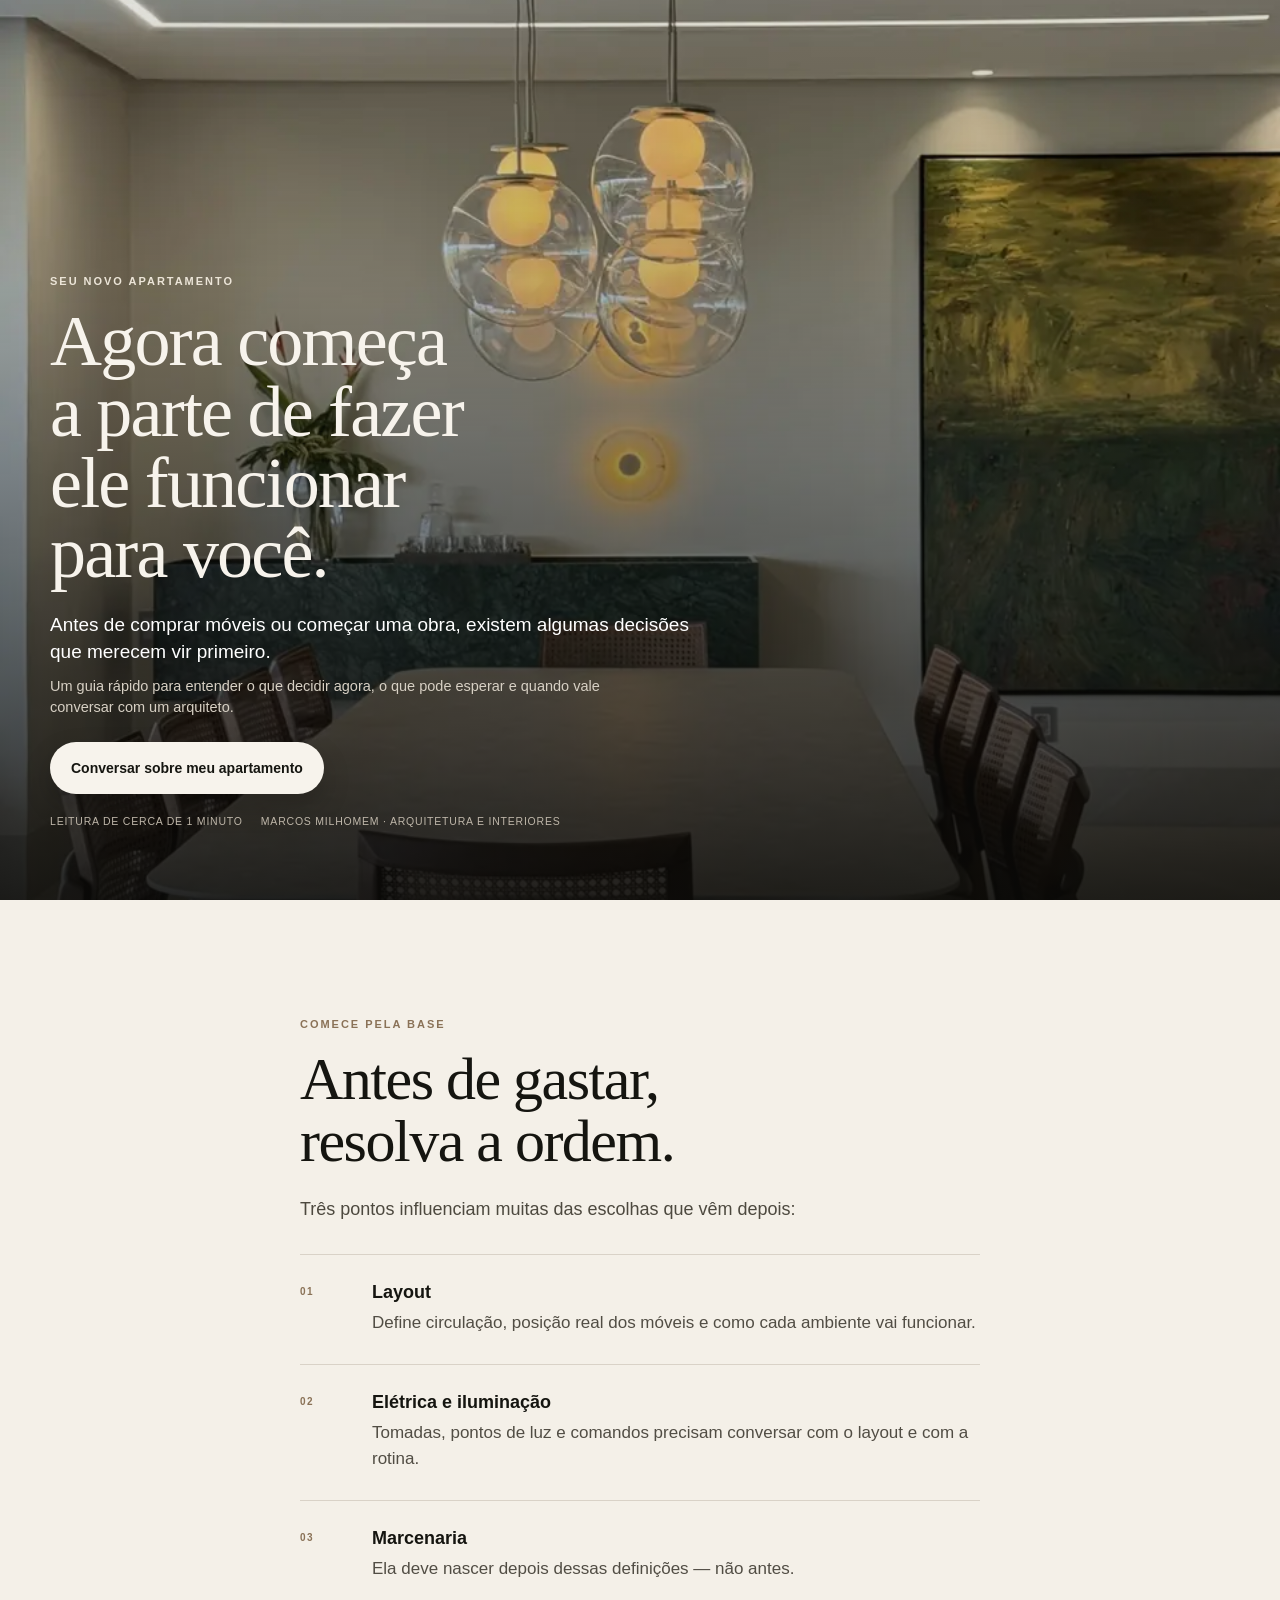
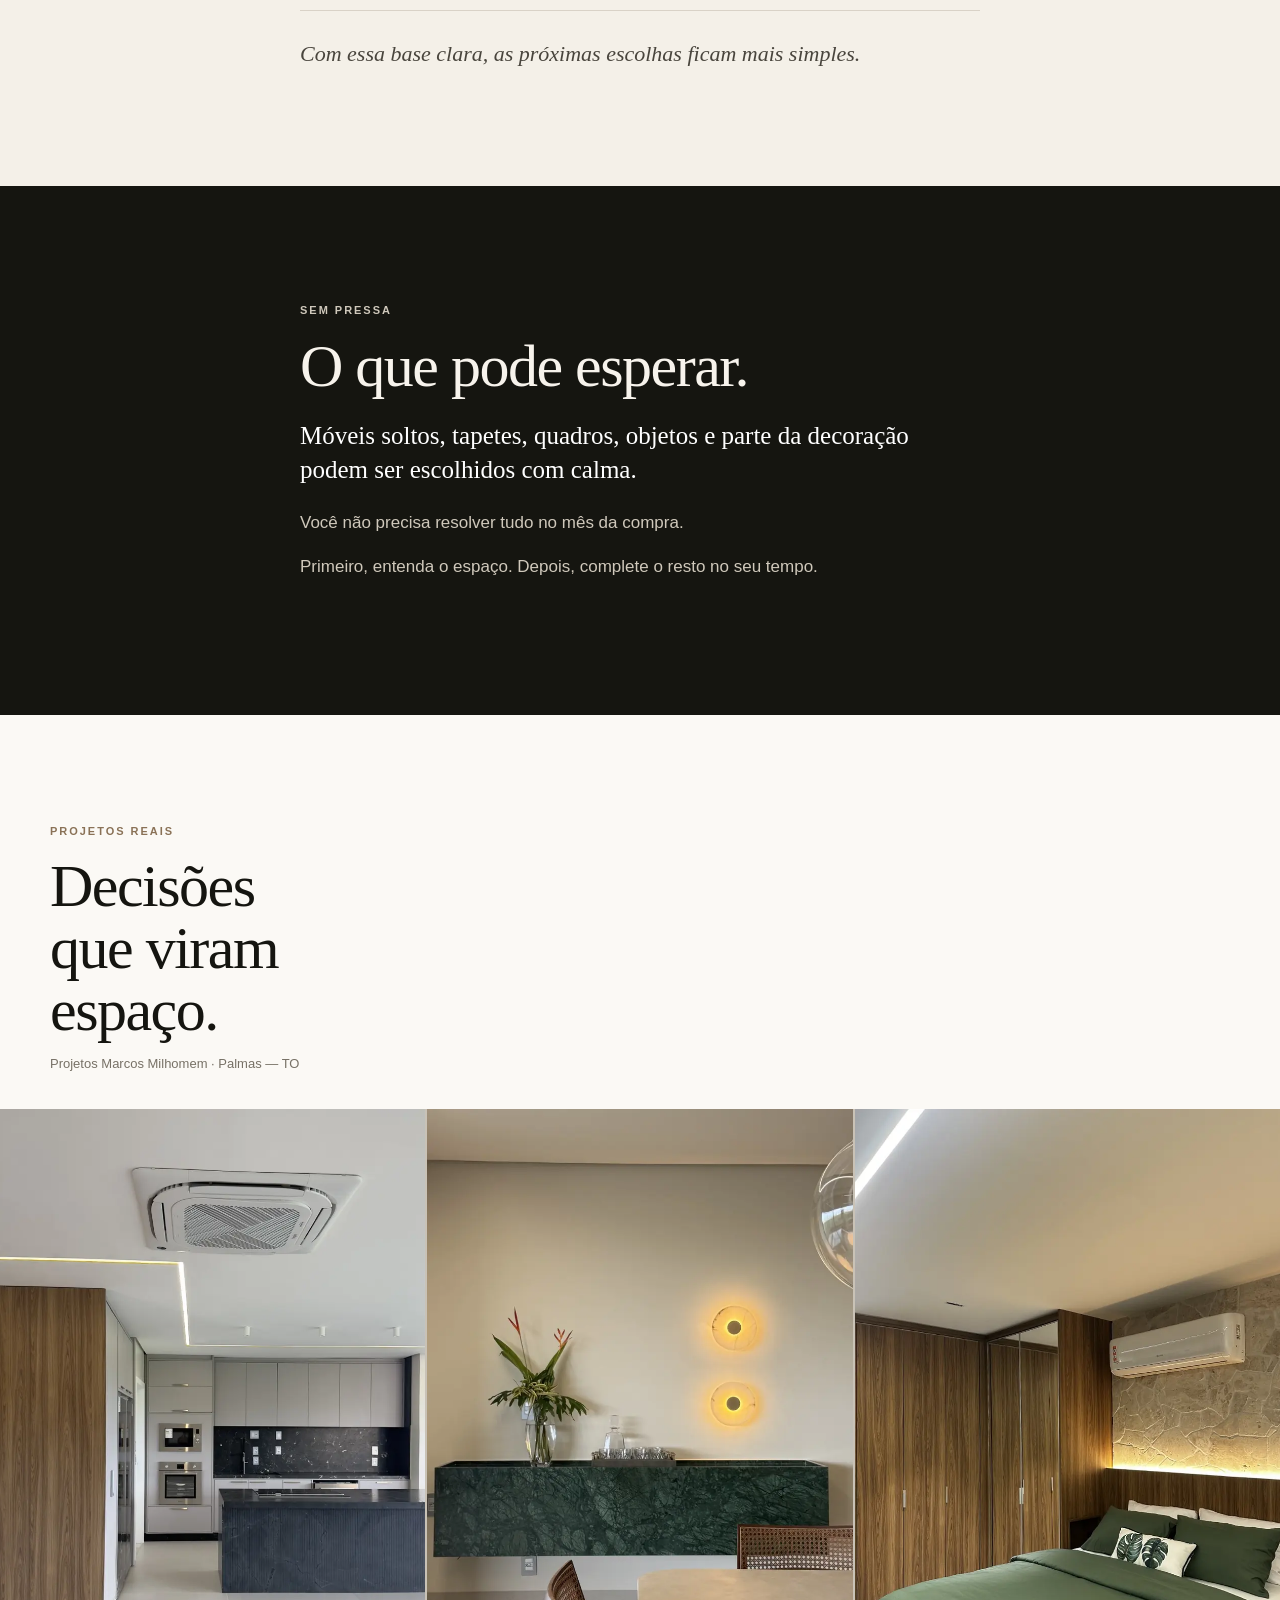
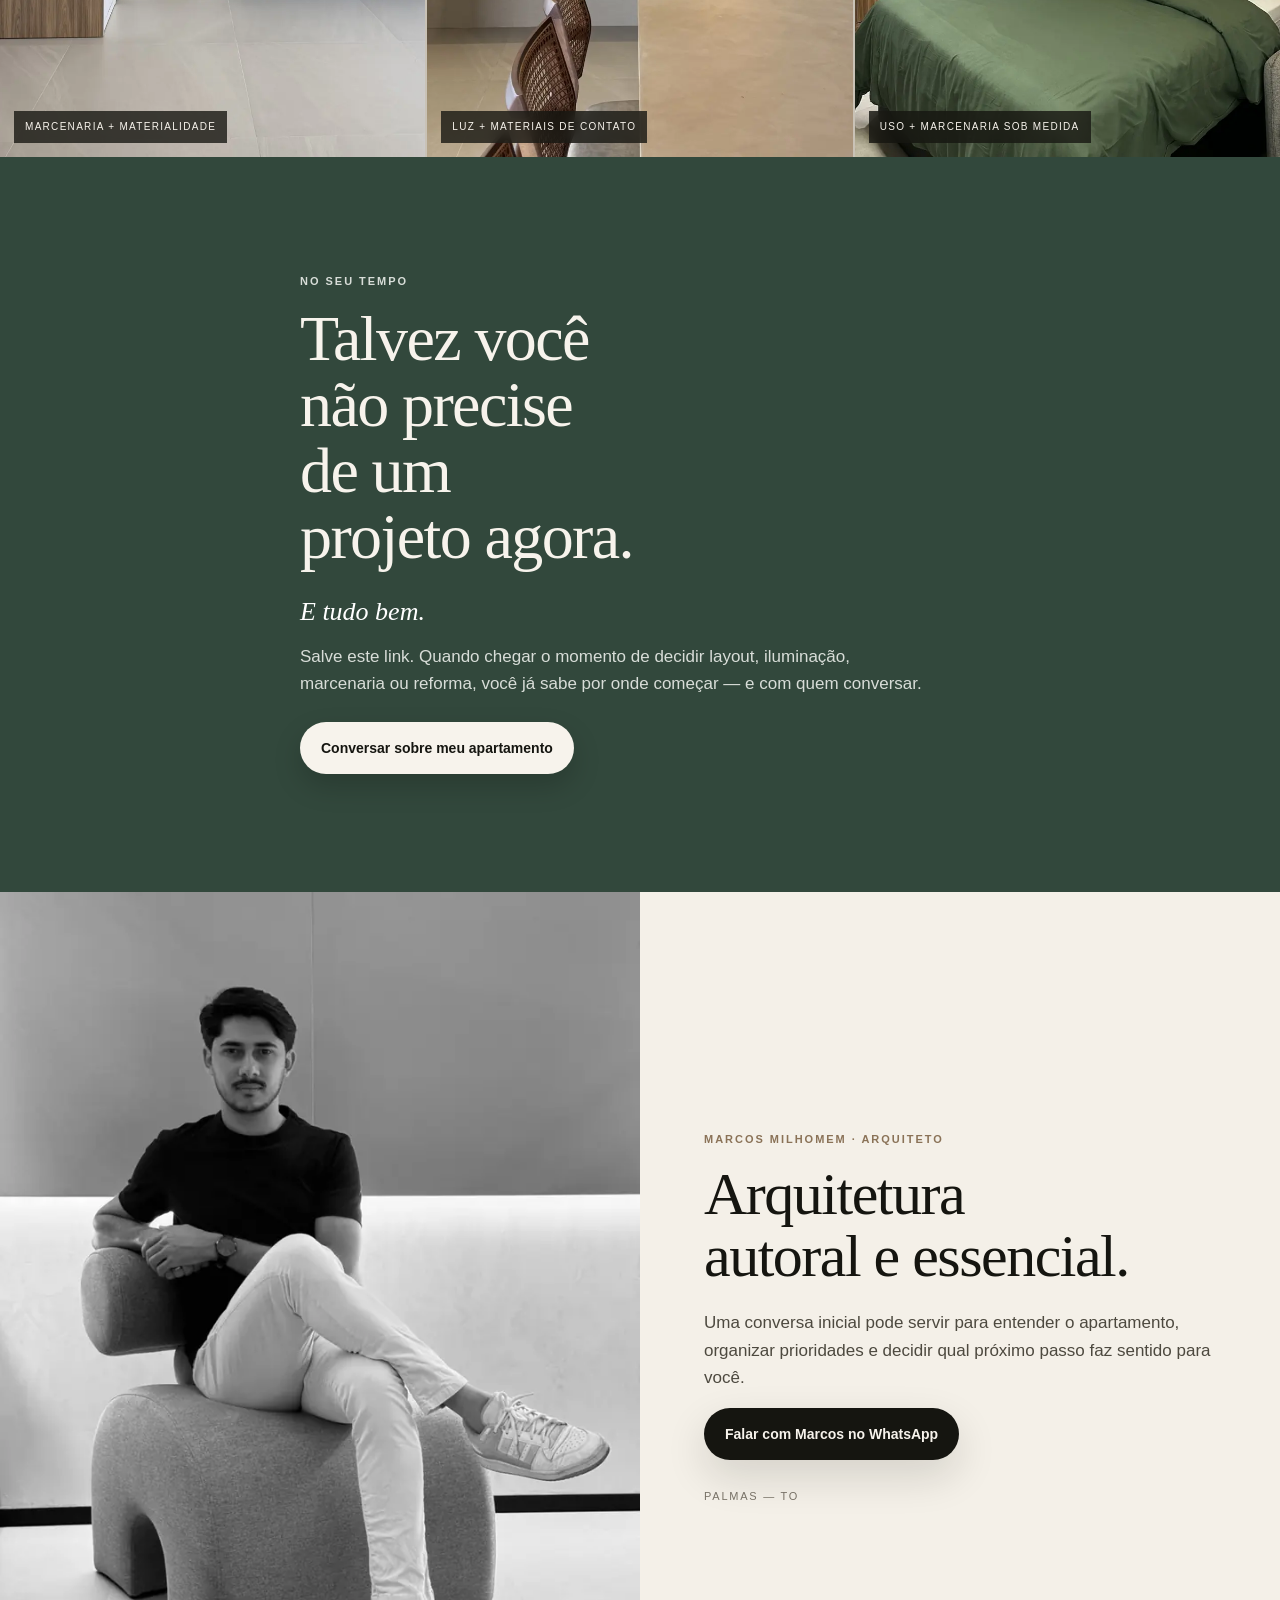
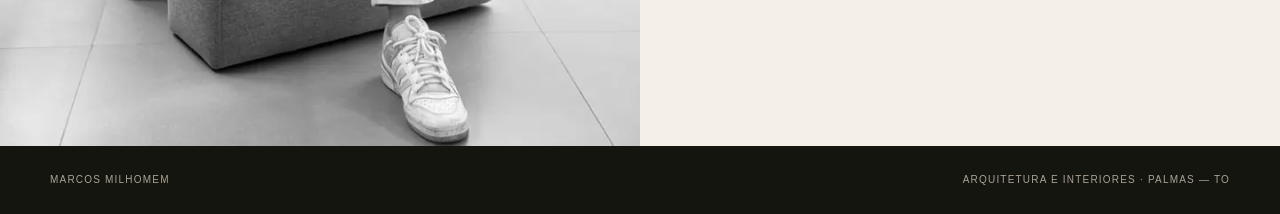
<file: cliente/index.html>
<!DOCTYPE html>
<html lang="pt-BR">
<head>
  <meta charset="UTF-8">
  <meta name="viewport" content="width=device-width, initial-scale=1, viewport-fit=cover">
  <title>Seu novo apartamento — Marcos Milhomem</title>
  <meta name="description" content="Um guia rápido para entender o que decidir agora, o que pode esperar e quando vale conversar com um arquiteto.">
  <meta name="theme-color" content="#151510">
  <meta name="robots" content="noindex,nofollow">
  <meta property="og:type" content="website">
  <meta property="og:title" content="Seu novo apartamento">
  <meta property="og:description" content="O que decidir agora, o que pode esperar e por onde começar.">
  <meta property="og:image" content="https://guibispo97.github.io/Marcos-Milhomem/SAVE_20260813_092749.jpg">
  <link rel="stylesheet" href="./styles.css">
</head>
<body>
  <a class="skip-link" href="#conteudo">Ir para o conteúdo</a>
  <div class="referral" id="referral" hidden>
    Material enviado por <strong id="referralName"></strong>
  </div>

  <header class="hero" id="topo">
    <img class="hero__media" data-asset="hero" alt="Sala de jantar de projeto residencial de Marcos Milhomem, com iluminação pendente e composição contemporânea.">
    <div class="hero__shade" aria-hidden="true"></div>
    <div class="hero__content shell">
      <p class="eyebrow eyebrow--light">Seu novo apartamento</p>
      <h1>Agora começa a parte de fazer ele funcionar para você.</h1>
      <p class="hero__lead">Antes de comprar móveis ou começar uma obra, existem algumas decisões que merecem vir primeiro.</p>
      <p class="hero__support">Um guia rápido para entender o que decidir agora, o que pode esperar e quando vale conversar com um arquiteto.</p>
      <a class="button button--light js-whatsapp" href="#contato">Conversar sobre meu apartamento</a>
      <div class="hero__meta">
        <span>Leitura de cerca de 1 minuto</span>
        <span>Marcos Milhomem · Arquitetura e Interiores</span>
      </div>
    </div>
  </header>

  <main id="conteudo">
    <section class="section section--paper priorities" aria-labelledby="prioridades-title">
      <div class="shell shell--text reveal">
        <p class="eyebrow">Comece pela base</p>
        <h2 id="prioridades-title">Antes de gastar, resolva a ordem.</h2>
        <p class="intro">Três pontos influenciam muitas das escolhas que vêm depois:</p>
        <ol class="priority-list">
          <li>
            <span class="priority-list__num" aria-hidden="true">01</span>
            <div><h3>Layout</h3><p>Define circulação, posição real dos móveis e como cada ambiente vai funcionar.</p></div>
          </li>
          <li>
            <span class="priority-list__num" aria-hidden="true">02</span>
            <div><h3>Elétrica e iluminação</h3><p>Tomadas, pontos de luz e comandos precisam conversar com o layout e com a rotina.</p></div>
          </li>
          <li>
            <span class="priority-list__num" aria-hidden="true">03</span>
            <div><h3>Marcenaria</h3><p>Ela deve nascer depois dessas definições — não antes.</p></div>
          </li>
        </ol>
        <p class="closing-line">Com essa base clara, as próximas escolhas ficam mais simples.</p>
      </div>
    </section>

    <section class="section section--ink wait" aria-labelledby="wait-title">
      <div class="shell shell--text reveal">
        <p class="eyebrow eyebrow--muted">Sem pressa</p>
        <h2 id="wait-title">O que pode esperar.</h2>
        <p class="wait__big">Móveis soltos, tapetes, quadros, objetos e parte da decoração podem ser escolhidos com calma.</p>
        <p>Você não precisa resolver tudo no mês da compra.</p>
        <p>Primeiro, entenda o espaço. Depois, complete o resto no seu tempo.</p>
      </div>
    </section>

    <section class="portfolio" aria-labelledby="portfolio-title">
      <div class="shell portfolio__heading reveal">
        <p class="eyebrow">Projetos reais</p>
        <h2 id="portfolio-title">Decisões que viram espaço.</h2>
        <p>Projetos Marcos Milhomem · Palmas — TO</p>
      </div>
      <div class="portfolio__grid">
        <figure class="reveal">
          <img data-asset="kitchen" alt="Cozinha de projeto residencial com marcenaria clara, madeira e ilha em pedra escura." decoding="async">
          <figcaption>Marcenaria + materialidade</figcaption>
        </figure>
        <figure class="reveal">
          <img data-asset="detail" alt="Sala de jantar de projeto residencial com aparador em pedra verde e arandelas de luz quente." decoding="async">
          <figcaption>Luz + materiais de contato</figcaption>
        </figure>
        <figure class="reveal">
          <img data-asset="bedroom" alt="Dormitório de projeto residencial com marcenaria em madeira, iluminação indireta e roupa de cama verde." decoding="async">
          <figcaption>Uso + marcenaria sob medida</figcaption>
        </figure>
      </div>
    </section>

    <section class="section retention" aria-labelledby="retention-title">
      <div class="shell shell--text reveal">
        <p class="eyebrow eyebrow--light">No seu tempo</p>
        <h2 id="retention-title">Talvez você não precise de um projeto agora.</h2>
        <p class="retention__small">E tudo bem.</p>
        <p>Salve este link. Quando chegar o momento de decidir layout, iluminação, marcenaria ou reforma, você já sabe por onde começar — e com quem conversar.</p>
        <a class="button button--light js-whatsapp" href="#contato">Conversar sobre meu apartamento</a>
      </div>
    </section>

    <section class="profile" id="contato" aria-labelledby="profile-title">
      <div class="profile__media reveal">
        <img data-asset="portrait" alt="Retrato em preto e branco de Marcos Milhomem sentado em uma poltrona." decoding="async">
      </div>
      <div class="profile__copy reveal">
        <p class="eyebrow">Marcos Milhomem · Arquiteto</p>
        <h2 id="profile-title">Arquitetura autoral e essencial.</h2>
        <p>Uma conversa inicial pode servir para entender o apartamento, organizar prioridades e decidir qual próximo passo faz sentido para você.</p>
        <a class="button button--dark js-whatsapp" href="#">Falar com Marcos no WhatsApp</a>
        <p class="profile__place">Palmas — TO</p>
      </div>
    </section>
  </main>

  <footer class="footer">
    <div class="shell footer__inner">
      <span>Marcos Milhomem</span>
      <span>Arquitetura e Interiores · Palmas — TO</span>
    </div>
  </footer>

  <a class="floating-cta js-whatsapp" id="floatingCta" href="#" aria-label="Falar com Marcos no WhatsApp">
    <svg viewBox="0 0 24 24" aria-hidden="true"><path d="M17.47 14.38c-.3-.15-1.76-.87-2.03-.97-.27-.1-.47-.15-.67.15-.2.3-.77.97-.94 1.17-.17.2-.35.22-.65.07-.3-.15-1.26-.46-2.4-1.48-.89-.79-1.49-1.77-1.66-2.07-.17-.3-.02-.46.13-.61.14-.13.3-.35.45-.52.15-.17.2-.3.3-.5.1-.2.05-.37-.02-.52-.08-.15-.67-1.61-.92-2.2-.24-.58-.49-.5-.67-.51h-.57c-.2 0-.52.07-.79.37s-1.04 1.02-1.04 2.48 1.07 2.88 1.22 3.08c.15.2 2.1 3.2 5.08 4.49.71.3 1.26.49 1.69.63.71.22 1.36.19 1.87.12.57-.09 1.76-.72 2-1.41.25-.7.25-1.29.17-1.41-.07-.13-.27-.2-.57-.35M12 2a10 10 0 00-8.6 15.1L2 22l5.05-1.32A10 10 0 1012 2m0 1.67a8.3 8.3 0 016.86 12.98l-.35.5.6 2.18-2.24-.59-.48.29A8.33 8.33 0 1112 3.67"/></svg>
    <span>Falar com Marcos</span>
  </a>

  <script src="./assets.js"></script>
  <script src="./script.js"></script>
</body>
</html>
</file>
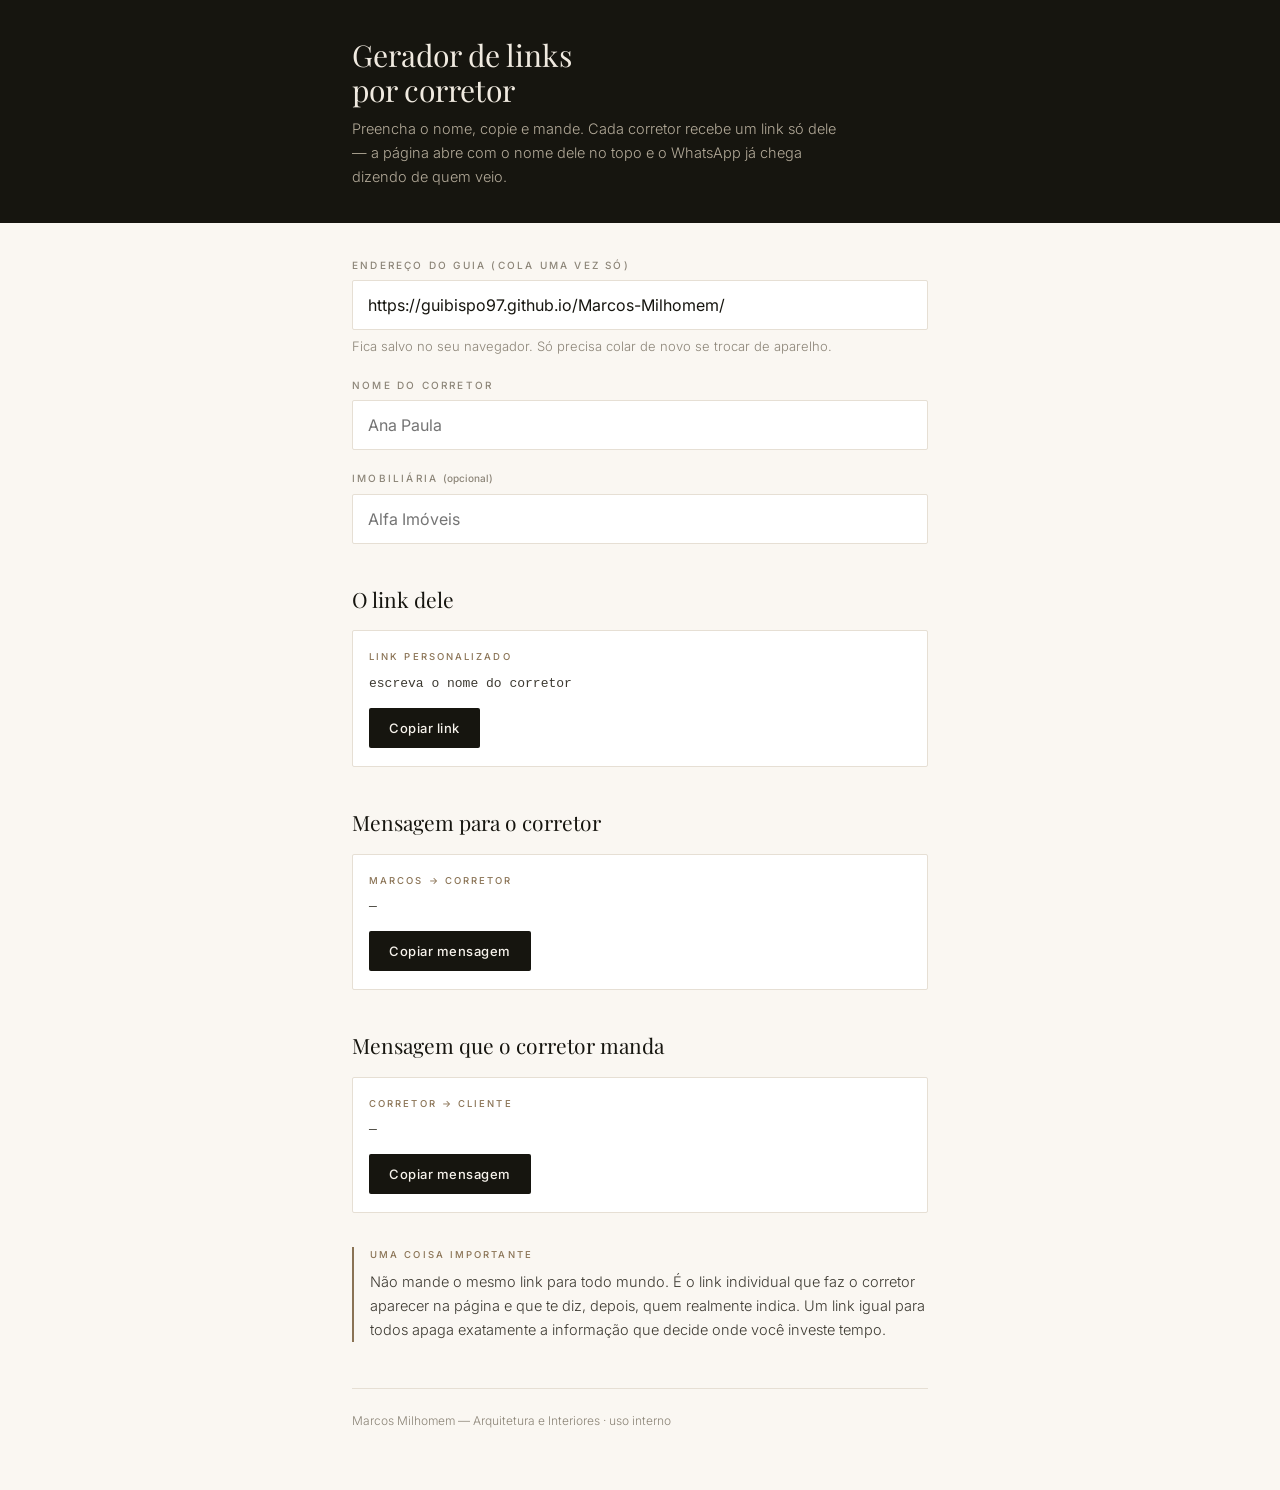
<file: gerador.html>
<!DOCTYPE html>
<html lang="pt-BR">
<head>
<meta charset="UTF-8">
<meta name="viewport" content="width=device-width,initial-scale=1,viewport-fit=cover">
<title>Gerador de links por corretor — Marcos Milhomem</title>
<meta name="robots" content="noindex">
<link rel="preconnect" href="https://fonts.googleapis.com">
<link rel="preconnect" href="https://fonts.gstatic.com" crossorigin>
<link href="https://fonts.googleapis.com/css2?family=Playfair+Display:wght@400;500&family=Inter:wght@300;400;500&display=swap" rel="stylesheet">
<style>
:root{--areia:#FAF7F2;--papel:#fff;--tinta:#16150F;--grafite:#3D3A32;--suave:#8C8578;--linha:#E6DFD4;--terra:#8A7355;
--serif:'Playfair Display',Georgia,serif;--sans:'Inter',-apple-system,BlinkMacSystemFont,sans-serif}
*{margin:0;padding:0;box-sizing:border-box;-webkit-tap-highlight-color:transparent}
body{background:var(--areia);color:var(--tinta);font-family:var(--sans);font-weight:300;font-size:16px;line-height:1.65;padding:0 0 60px}
.wrap{max-width:620px;margin:0 auto;padding:0 22px}
header{background:var(--tinta);color:#F0EAE0;padding:38px 0 34px;margin-bottom:34px}
header h1{font-family:var(--serif);font-weight:400;font-size:30px;line-height:1.15;margin-bottom:10px}
header p{font-size:14.5px;color:#B3AA99;max-width:34em}
h2{font-family:var(--serif);font-weight:400;font-size:21px;margin:38px 0 14px}
label{display:block;font-size:10px;letter-spacing:.22em;text-transform:uppercase;color:var(--suave);margin:20px 0 7px;font-weight:500}
input{width:100%;font-family:var(--sans);font-size:16px;font-weight:400;color:var(--tinta);
  background:var(--papel);border:1px solid var(--linha);border-radius:2px;padding:14px 15px;outline:0}
input:focus{border-color:var(--terra)}
.dica{font-size:13px;color:var(--suave);margin-top:7px;line-height:1.5}
.saida{background:var(--papel);border:1px solid var(--linha);border-radius:2px;padding:18px 16px;margin-top:12px}
.saida .rot{font-size:9.5px;letter-spacing:.22em;text-transform:uppercase;color:var(--terra);font-weight:500;margin-bottom:9px;display:block}
.saida pre{font-family:ui-monospace,SFMono-Regular,Menlo,monospace;font-size:13px;line-height:1.6;
  white-space:pre-wrap;word-break:break-word;color:var(--grafite);margin:0}
button{margin-top:13px;background:var(--tinta);color:#F7F3EC;border:0;border-radius:2px;
  font-family:var(--sans);font-size:13px;font-weight:500;letter-spacing:.04em;padding:12px 20px;cursor:pointer}
button:active{transform:scale(.98)}
button.ok{background:var(--terra)}
.aviso{border-left:2px solid var(--terra);padding-left:16px;margin-top:34px;font-size:14.5px;color:var(--grafite)}
.aviso b{display:block;font-size:9.5px;letter-spacing:.22em;text-transform:uppercase;color:var(--terra);margin-bottom:7px;font-weight:500}
footer{margin-top:46px;padding-top:22px;border-top:1px solid var(--linha);font-size:12px;color:var(--suave)}
</style>
</head>
<body>

<header>
  <div class="wrap">
    <h1>Gerador de links<br>por corretor</h1>
    <p>Preencha o nome, copie e mande. Cada corretor recebe um link só dele — a página abre com o nome dele no topo e o WhatsApp já chega dizendo de quem veio.</p>
  </div>
</header>

<div class="wrap">

  <label for="base">Endereço do guia (cola uma vez só)</label>
  <input id="base" type="url" value="https://guibispo97.github.io/Marcos-Milhomem/" placeholder="https://guibispo97.github.io/Marcos-Milhomem/" autocomplete="off">
  <p class="dica">Fica salvo no seu navegador. Só precisa colar de novo se trocar de aparelho.</p>

  <label for="nome">Nome do corretor</label>
  <input id="nome" type="text" placeholder="Ana Paula" autocomplete="off">

  <label for="imob">Imobiliária <span style="text-transform:none;letter-spacing:0">(opcional)</span></label>
  <input id="imob" type="text" placeholder="Alfa Imóveis" autocomplete="off">

  <h2>O link dele</h2>
  <div class="saida">
    <span class="rot">Link personalizado</span>
    <pre id="link">preencha o nome acima</pre>
    <button data-copia="link">Copiar link</button>
  </div>

  <h2>Mensagem para o corretor</h2>
  <div class="saida">
    <span class="rot">Marcos → corretor</span>
    <pre id="msgCorretor"></pre>
    <button data-copia="msgCorretor">Copiar mensagem</button>
  </div>

  <h2>Mensagem que o corretor manda</h2>
  <div class="saida">
    <span class="rot">Corretor → cliente</span>
    <pre id="msgCliente"></pre>
    <button data-copia="msgCliente">Copiar mensagem</button>
  </div>

  <div class="aviso">
    <b>Uma coisa importante</b>
    Não mande o mesmo link para todo mundo. É o link individual que faz o corretor aparecer na página e que te diz, depois, quem realmente indica. Um link igual para todos apaga exatamente a informação que decide onde você investe tempo.
  </div>

  <footer>Marcos Milhomem — Arquitetura e Interiores · uso interno</footer>
</div>

<script>
const $ = id => document.getElementById(id);
const campos = ['base','nome','imob'];

// slug seguro pro parâmetro ?c=
function limpa(s){
  return s.normalize('NFD').replace(/[\u0300-\u036f]/g,'')  // tira acento
          .replace(/[^A-Za-z0-9 .&-]/g,'').replace(/\s+/g,' ').trim();
}

function baseLimpa(v){
  let s = (v||'').trim();
  if(!s) return '';
  if(!/^https?:\/\//i.test(s)) s = 'https://' + s;
  try{
    const u = new URL(s);
    return u.origin + u.pathname.replace(/\/+$/,'');
  }catch(e){
    return s.replace(/[?#].*$/,'').replace(/\/+$/,'');
  }
}

function monta(){
  const base = baseLimpa($('base').value);
  const nome = limpa($('nome').value);
  const imob = limpa($('imob').value);
  const quem = imob ? nome + ' - ' + imob : nome;

  try{ campos.forEach(c => localStorage.setItem('mm_'+c, $(c).value)); }catch(e){}

  if(!base || !nome){
    $('link').textContent = !base ? 'cola primeiro o endereço do guia'
                                  : 'escreva o nome do corretor';
    $('msgCorretor').textContent = '—';
    $('msgCliente').textContent  = '—';
    return;
  }

  const url = base + '/?c=' + encodeURIComponent(quem).replace(/%20/g,'+');
  $('link').textContent = url;

  $('msgCorretor').textContent =
`Oi ${nome}, tudo bem? Aqui é o Marcos Milhomem, arquiteto de interiores aqui de Palmas.

Montei um material pra quem acabou de comprar imóvel: um roteiro do que decidir depois da chave e em que ordem. O que não tem volta, o que pode esperar, e onde as pessoas costumam gastar duas vezes.

Não é anúncio meu. É material útil mesmo, pra pessoa não errar nos primeiros meses.

Fiz uma versão com o seu nome — quem abrir vê "material enviado por ${quem}" no topo. A ideia é te dar um motivo de voltar a falar com o cliente depois da venda, que é quando a conversa costuma morrer.

${url}

Se não fizer sentido pra você, sem problema nenhum.`;

  $('msgCliente').textContent =
`Oi [nome do cliente], parabéns de novo pelo apartamento!

Uma coisa que eu vejo muito: a pessoa começa comprando móvel antes de resolver layout e ponto de tomada, e acaba pagando duas vezes.

Achei esse guia que coloca as decisões na ordem certa, do que não tem volta até o que pode esperar. Achei que ia te ajudar nesses primeiros meses:

${url}

Qualquer coisa é só me chamar.`;
}

document.querySelectorAll('button[data-copia]').forEach(b => {
  b.addEventListener('click', async () => {
    const txt = $(b.dataset.copia).textContent;
    if(!txt || txt === '—') return;
    try { await navigator.clipboard.writeText(txt); }
    catch(e){
      const t = document.createElement('textarea');
      t.value = txt; document.body.appendChild(t); t.select();
      document.execCommand('copy'); t.remove();
    }
    const antes = b.textContent;
    b.textContent = 'Copiado'; b.classList.add('ok');
    setTimeout(()=>{ b.textContent = antes; b.classList.remove('ok'); }, 1400);
  });
});

campos.forEach(c => {
  try{ const v = localStorage.getItem('mm_'+c); if(v) $(c).value = v; }catch(e){}
  $(c).addEventListener('input', monta);
});
monta();
</script>
</body>
</html>
</file>
<file: cliente/styles.css>
:root{
  --ink:#151510;
  --paper:#f4f0e8;
  --chalk:#fbf9f5;
  --stone:#d9d2c7;
  --moss:#32483c;
  --earth:#8a7257;
  --white:#f7f3ec;
  --muted:#777166;
  --sans:-apple-system,BlinkMacSystemFont,"Segoe UI",Inter,Arial,sans-serif;
  --serif:Georgia,"Times New Roman",serif;
  --radius:2px;
  --shadow:0 16px 42px rgba(21,21,16,.14);
}
*{box-sizing:border-box}
html{scroll-behavior:smooth;background:var(--ink)}
body{margin:0;color:var(--ink);background:var(--paper);font-family:var(--sans);font-size:17px;line-height:1.6;font-weight:400;-webkit-font-smoothing:antialiased;text-rendering:optimizeLegibility}
img{display:block;max-width:100%}
a{color:inherit}
button,a{-webkit-tap-highlight-color:transparent}
.skip-link{position:fixed;left:12px;top:12px;z-index:2000;transform:translateY(-160%);background:var(--white);color:var(--ink);padding:10px 14px;border-radius:2px;text-decoration:none;font-weight:700}
.skip-link:focus{transform:none}
.shell{width:min(100% - 40px,1180px);margin-inline:auto}
.shell--text{width:min(100% - 40px,650px)}
.referral{position:relative;z-index:1000;text-align:center;background:#26251f;color:#ded8cd;padding:9px 16px;font-size:12px;letter-spacing:.035em;line-height:1.35}
.referral strong{color:#fff;font-weight:600}
.hero{position:relative;min-height:100svh;isolation:isolate;display:grid;align-items:end;background:#222;color:var(--white);overflow:hidden}
.hero__media,.hero__shade{position:absolute;inset:0;width:100%;height:100%}
.hero__media{object-fit:cover;object-position:50% 55%;z-index:-3}
.hero__shade{z-index:-2;background:linear-gradient(180deg,rgba(10,10,8,.12) 0%,rgba(10,10,8,.25) 32%,rgba(10,10,8,.88) 100%)}
.hero__content{padding-top:max(70px,10vh);padding-bottom:max(34px,calc(28px + env(safe-area-inset-bottom)));max-width:740px;margin-left:max(20px,calc((100vw - 1180px)/2));margin-right:20px}
.eyebrow{margin:0 0 18px;color:var(--earth);font-size:11px;line-height:1.2;font-weight:700;letter-spacing:.18em;text-transform:uppercase}
.eyebrow--light{color:#ece5d8}
.eyebrow--muted{color:#afa797}
h1,h2,h3,p{margin-top:0}
h1,h2{font-family:var(--serif);font-weight:400;letter-spacing:-.025em}
h1{font-size:clamp(43px,12vw,72px);line-height:.98;max-width:12ch;margin-bottom:22px;text-wrap:balance}
h2{font-size:clamp(38px,9vw,60px);line-height:1.03;margin-bottom:22px;text-wrap:balance}
h3{font-family:var(--sans);font-size:18px;line-height:1.2;margin-bottom:7px;font-weight:700}
.hero__lead{font-size:17px;line-height:1.45;max-width:34em;margin-bottom:10px;color:#fff}
.hero__support{font-size:14.5px;line-height:1.5;max-width:38em;color:#d7d0c4;margin-bottom:23px}
.hero__meta{display:flex;flex-wrap:wrap;gap:7px 18px;margin-top:19px;color:#beb6a9;font-size:10.5px;letter-spacing:.075em;text-transform:uppercase}
.button{display:inline-flex;min-height:52px;align-items:center;justify-content:center;padding:14px 20px;border:1px solid transparent;border-radius:999px;text-decoration:none;font-weight:700;font-size:14px;line-height:1.2;transition:transform .18s ease,box-shadow .18s ease,background-color .18s ease;color .18s ease}
.button:hover{transform:translateY(-1px)}
.button:active{transform:translateY(0) scale(.985)}
.button:focus-visible{outline:3px solid #fff;outline-offset:3px}
.button--light{background:var(--white);color:var(--ink);box-shadow:0 12px 28px rgba(0,0,0,.18)}
.button--dark{background:var(--ink);color:var(--white);box-shadow:var(--shadow)}
.button--dark:focus-visible{outline-color:var(--moss)}
.section{padding:88px 0}
.section--paper{background:var(--paper)}
.section--ink{background:var(--ink);color:var(--white)}
.intro{font-size:18px;color:#4d493f;margin-bottom:30px}
.priority-list{list-style:none;margin:0;padding:0;border-top:1px solid var(--stone)}
.priority-list li{display:grid;grid-template-columns:42px 1fr;gap:14px;padding:22px 0;border-bottom:1px solid var(--stone)}
.priority-list__num{padding-top:2px;color:var(--earth);font-size:10px;font-weight:800;letter-spacing:.15em}
.priority-list p{margin:0;color:#514d44;font-size:15.5px;line-height:1.55}
.closing-line{margin:28px 0 0;font-family:var(--serif);font-size:22px;line-height:1.35;font-style:italic;color:#49453d}
.wait p{color:#cfc8bb}
.wait .wait__big{font-family:var(--serif);font-size:25px;line-height:1.35;color:#fff;margin-bottom:22px}
.portfolio{padding:78px 0 0;background:var(--chalk);overflow:hidden}
.portfolio__heading{margin-bottom:34px}
.portfolio__heading h2{max-width:9ch;margin-bottom:12px}
.portfolio__heading>p:last-child{color:var(--muted);font-size:13px;margin-bottom:0}
.portfolio__grid{display:grid;gap:2px;background:#c9c2b6}
.portfolio figure{margin:0;position:relative;background:#d9d2c7;overflow:hidden}
.portfolio figure img{width:100%;height:68svh;min-height:430px;max-height:720px;object-fit:cover;transition:transform 1.1s cubic-bezier(.2,.7,.2,1)}
.portfolio figure:nth-child(1) img{object-position:50% 48%}
.portfolio figure:nth-child(2) img{object-position:50% 52%}
.portfolio figure:nth-child(3) img{object-position:50% 48%}
.portfolio figure:hover img{transform:scale(1.015)}
.portfolio figcaption{position:absolute;left:14px;bottom:14px;background:rgba(21,21,16,.78);backdrop-filter:blur(8px);color:#f7f3ec;padding:8px 11px;font-size:10px;letter-spacing:.13em;text-transform:uppercase}
.retention{background:var(--moss);color:var(--white);padding:92px 0}
.retention h2{font-size:clamp(40px,10vw,64px);max-width:12ch}
.retention p{color:#d8ddd8;max-width:37em}
.retention__small{font-family:var(--serif);font-size:26px!important;font-style:italic;color:#fff!important;margin-bottom:10px}
.retention .button{margin-top:8px}
.profile{display:grid;background:var(--paper)}
.profile__media{min-height:58svh;background:#ddd5ca;overflow:hidden}
.profile__media img{width:100%;height:100%;min-height:58svh;object-fit:cover;object-position:50% 42%}
.profile__copy{padding:62px 20px 72px;width:min(100%,650px);margin:auto}
.profile__copy p:not(.eyebrow):not(.profile__place){color:#4d493f;max-width:34em}
.profile__place{margin:28px 0 0;color:var(--muted);font-size:11px;letter-spacing:.16em;text-transform:uppercase}
.footer{background:var(--ink);color:#aaa293;padding:26px 0 calc(26px + env(safe-area-inset-bottom));font-size:10px;text-transform:uppercase;letter-spacing:.12em}
.footer__inner{display:flex;flex-direction:column;gap:5px}
.floating-cta{position:fixed;right:14px;bottom:calc(14px + env(safe-area-inset-bottom));z-index:900;display:flex;align-items:center;gap:8px;min-height:48px;padding:11px 16px;border-radius:999px;background:var(--ink);color:var(--white);text-decoration:none;font-size:13px;font-weight:700;box-shadow:0 10px 34px rgba(0,0,0,.28);opacity:0;transform:translateY(20px);pointer-events:none;transition:opacity .25s ease,transform .25s ease}
.floating-cta.is-visible{opacity:1;transform:none;pointer-events:auto}
.floating-cta svg{width:17px;height:17px;fill:currentColor;flex:none}
.floating-cta:focus-visible{outline:3px solid var(--white);outline-offset:3px}
.reveal{opacity:0;transform:translateY(18px);transition:opacity .65s ease,transform .65s ease}
.reveal.is-visible{opacity:1;transform:none}
@media (min-width:700px){
  .shell{width:min(100% - 72px,1180px)}
  .shell--text{width:min(100% - 72px,680px)}
  .section{padding:118px 0}
  .priority-list li{grid-template-columns:58px 1fr;padding:27px 0}
  .priority-list p{font-size:17px}
  .portfolio__grid{grid-template-columns:repeat(3,1fr)}
  .portfolio figure img{height:72vh;min-height:520px;max-height:820px}
  .profile{grid-template-columns:minmax(320px,1fr) minmax(380px,1fr);min-height:700px}
  .profile__media,.profile__media img{min-height:700px;height:100%}
  .profile__copy{padding:80px 64px}
  .footer__inner{flex-direction:row;justify-content:space-between}
}
@media (min-width:1100px){
  .hero__content{padding-bottom:70px}
  .hero__lead{font-size:19px}
  .portfolio{padding-top:110px}
}
@media (prefers-reduced-motion:reduce){
  html{scroll-behavior:auto}
  *,*::before,*::after{animation:none!important;transition:none!important}
  .reveal{opacity:1;transform:none}
  .portfolio figure:hover img{transform:none}
}
</file>
